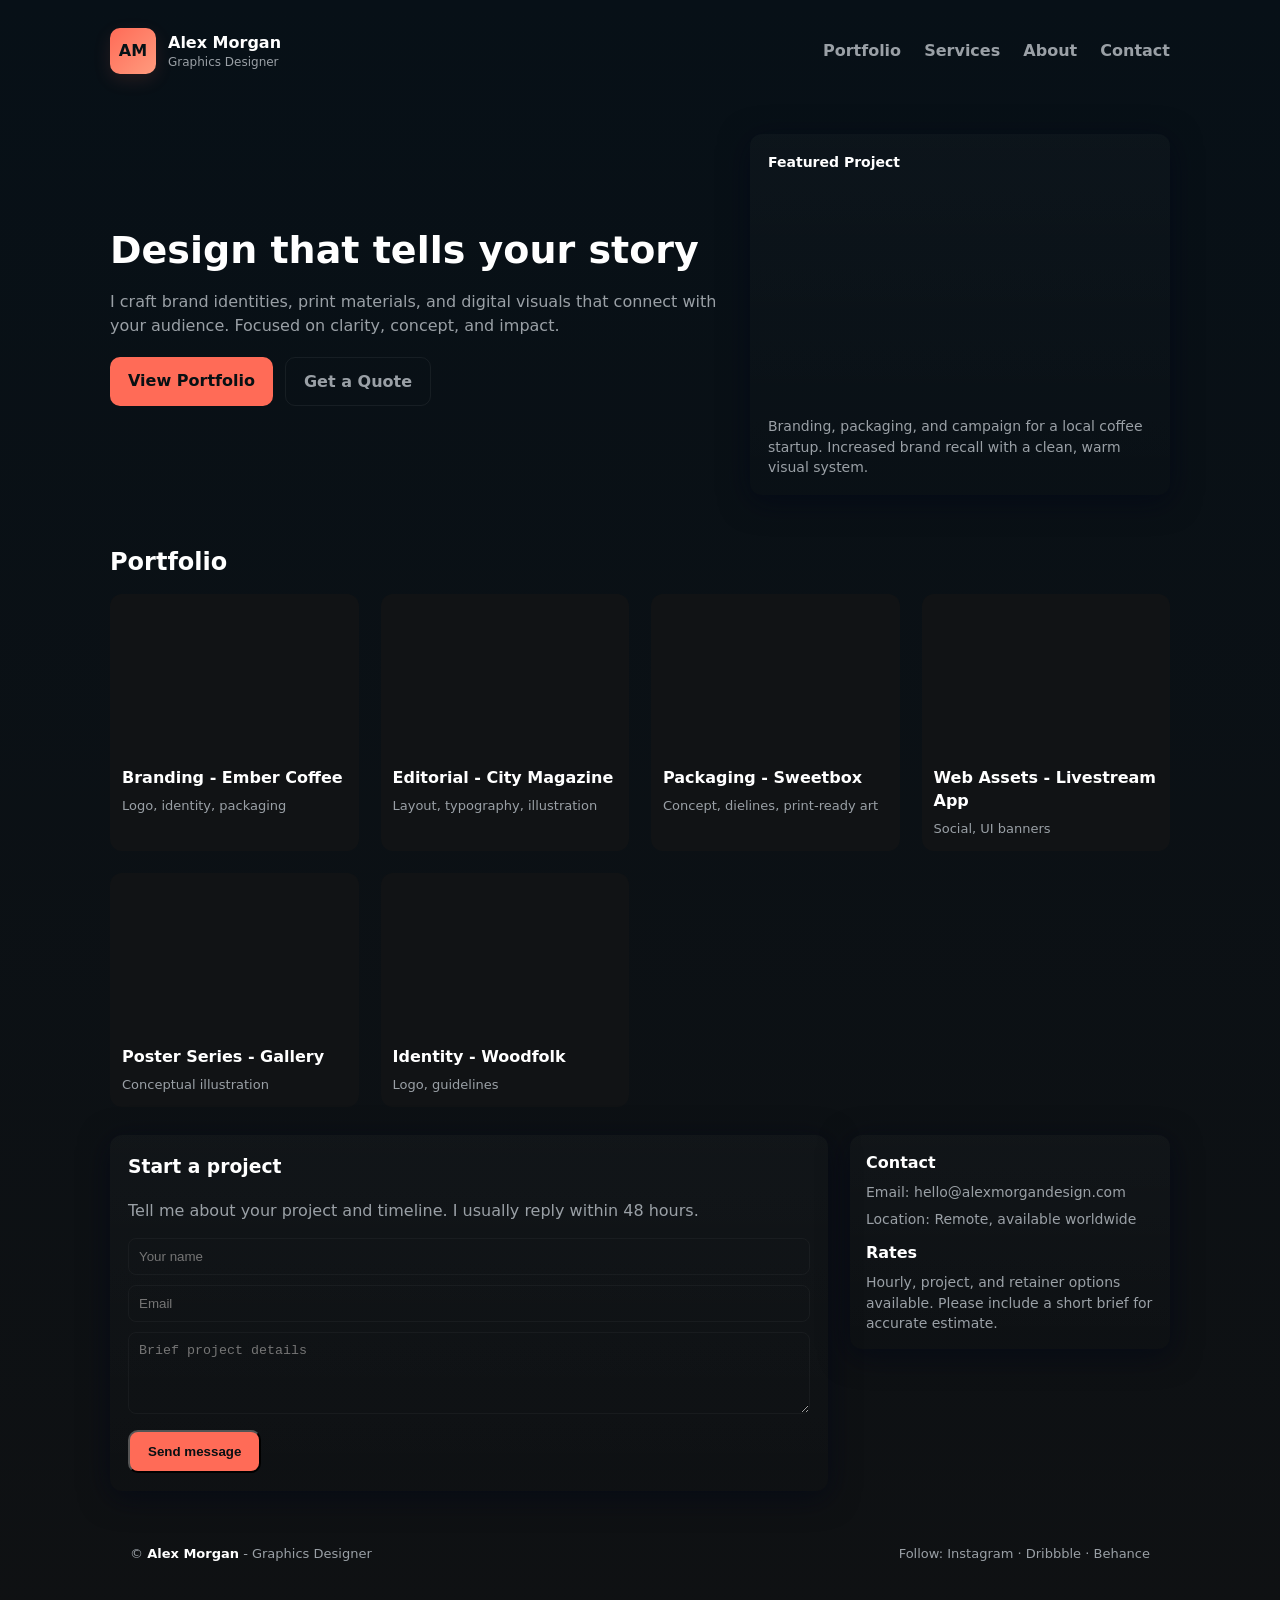
<file: Web.1.html>
<!doctype html>
<html lang="en">
<head>
  <meta charset="utf-8" />
  <meta name="viewport" content="width=device-width,initial-scale=1" />
  <title>Alex Morgan - Graphics Designer</title>
  <style>
    :root{
      --bg:#0f1113;
      --card:#111315;
      --muted:#9aa0a6;
      --accent:#ff6b57;
      --glass: rgba(255,255,255,0.04);
      --maxw:1100px;
      --radius:12px;
      --gap:22px;
      color:#e6eef3;
      font-family: "Inter", system-ui, -apple-system, "Segoe UI", Roboto, "Helvetica Neue", Arial;
    }
    *{box-sizing:border-box}
    body{
      margin:0;
      background:linear-gradient(180deg,#071017 0%, #0f1113 100%);
      color:var(--muted);
      -webkit-font-smoothing:antialiased;
      -moz-osx-font-smoothing:grayscale;
      line-height:1.45;
    }
    header{
      max-width:var(--maxw);
      margin:28px auto;
      padding:0 20px;
      display:flex;
      align-items:center;
      justify-content:space-between;
    }
    .brand{display:flex;align-items:center;gap:12px}
    .logo{
      width:46px;height:46px;border-radius:10px;background:linear-gradient(135deg,var(--accent),#ff9b7e);display:flex;align-items:center;justify-content:center;font-weight:700;color:#061216;
      box-shadow:0 6px 18px rgba(255,107,87,0.12);
    }
    nav a{color:var(--muted);text-decoration:none;margin-left:18px;font-weight:600}
    .hero{
      max-width:var(--maxw);
      margin:18px auto;
      padding:32px 20px;
      display:grid;
      grid-template-columns:1fr 420px;
      gap:28px;
      align-items:center;
    }
    .hero-left h1{font-size:38px;color:#fff;margin:0 0 12px}
    .hero-left p{margin:0 0 20px;color:var(--muted)}
    .cta{display:flex;gap:12px}
    .btn{
      padding:12px 18px;border-radius:10px;background:var(--accent);color:#081013;font-weight:700;text-decoration:none;
    }
    .btn.ghost{background:transparent;border:1px solid rgba(255,255,255,0.06);color:var(--muted)}
    .card{
      background:linear-gradient(180deg, rgba(255,255,255,0.02), transparent);
      padding:18px;border-radius:var(--radius);box-shadow:0 6px 30px rgba(2,6,23,0.6);
      color:var(--muted);
    }
    .portfolio{max-width:var(--maxw);margin:18px auto;padding:0 20px}
    .grid{
      display:grid;
      grid-template-columns:repeat(auto-fill,minmax(220px,1fr));
      gap:var(--gap);
    }
    .project{
      border-radius:12px;overflow:hidden;background:var(--card);cursor:pointer;
      transition:transform .28s ease, box-shadow .28s ease;
    }
    .project:hover{transform:translateY(-8px);box-shadow:0 24px 48px rgba(2,6,23,0.6)}
    .thumb{height:160px;background-size:cover;background-position:center}
    .meta{padding:12px}
    .meta h4{margin:0;color:#fff;font-size:16px}
    .meta p{margin:8px 0 0;font-size:13px;color:var(--muted)}
    footer{max-width:var(--maxw);margin:36px auto;padding:18px 20px;color:var(--muted);font-size:13px}
    @media (max-width:880px){
      .hero{grid-template-columns:1fr;gap:16px}
      nav{display:none}
    }
  </style>
</head>
<body>
  <header>
    <div class="brand">
      <div class="logo">AM</div>
      <div>
        <div style="font-weight:700;color:#fff">Alex Morgan</div>
        <div style="font-size:12px;color:var(--muted)">Graphics Designer</div>
      </div>
    </div>
    <nav>
      <a href="#portfolio">Portfolio</a>
      <a href="#services">Services</a>
      <a href="#about">About</a>
      <a href="#contact">Contact</a>
    </nav>
  </header>

  <section class="hero">
    <div class="hero-left">
      <h1>Design that tells your story</h1>
      <p>I craft brand identities, print materials, and digital visuals that connect with your audience. Focused on clarity, concept, and impact.</p>
      <div class="cta">
        <a class="btn" href="#portfolio">View Portfolio</a>
        <a class="btn ghost" href="#contact">Get a Quote</a>
      </div>
    </div>
    <div class="card">
      <div style="font-size:14px;color:#fff;margin-bottom:12px;font-weight:700">Featured Project</div>
      <div style="height:220px;background:url('https://via.placeholder.com/420x220.png?text=Project+Hero') center/cover no-repeat;border-radius:10px;margin-bottom:12px"></div>
      <div style="color:var(--muted);font-size:14px">Branding, packaging, and campaign for a local coffee startup. Increased brand recall with a clean, warm visual system.</div>
    </div>
  </section>

  <section id="portfolio" class="portfolio">
    <h2 style="color:#fff;margin:0 0 14px">Portfolio</h2>
    <div class="grid">
      <div class="project" onclick="openModal(1)">
        <div class="thumb" style="background-image:url('https://via.placeholder.com/600x400.png?text=Project+1')"></div>
        <div class="meta">
          <h4>Branding - Ember Coffee</h4>
          <p>Logo, identity, packaging</p>
        </div>
      </div>
      <div class="project" onclick="openModal(2)">
        <div class="thumb" style="background-image:url('https://via.placeholder.com/600x400.png?text=Project+2')"></div>
        <div class="meta">
          <h4>Editorial - City Magazine</h4>
          <p>Layout, typography, illustration</p>
        </div>
      </div>
      <div class="project" onclick="openModal(3)">
        <div class="thumb" style="background-image:url('https://via.placeholder.com/600x400.png?text=Project+3')"></div>
        <div class="meta">
          <h4>Packaging - Sweetbox</h4>
          <p>Concept, dielines, print-ready art</p>
        </div>
      </div>
      <div class="project" onclick="openModal(4)">
        <div class="thumb" style="background-image:url('https://via.placeholder.com/600x400.png?text=Project+4')"></div>
        <div class="meta">
          <h4>Web Assets - Livestream App</h4>
          <p>Social, UI banners</p>
        </div>
      </div>
      <div class="project" onclick="openModal(5)">
        <div class="thumb" style="background-image:url('https://via.placeholder.com/600x400.png?text=Project+5')"></div>
        <div class="meta">
          <h4>Poster Series - Gallery</h4>
          <p>Conceptual illustration</p>
        </div>
      </div>
      <div class="project" onclick="openModal(6)">
        <div class="thumb" style="background-image:url('https://via.placeholder.com/600x400.png?text=Project+6')"></div>
        <div class="meta">
          <h4>Identity - Woodfolk</h4>
          <p>Logo, guidelines</p>
        </div>
      </div>
    </div>
  </section>

  <!-- Contact -->
  <section id="contact" style="max-width:var(--maxw);margin:28px auto;padding:0 20px">
    <div style="display:flex;gap:22px;flex-wrap:wrap">
      <div style="flex:1;min-width:280px">
        <div class="card">
          <h3 style="margin-top:0;color:#fff">Start a project</h3>
          <p style="color:var(--muted)">Tell me about your project and timeline. I usually reply within 48 hours.</p>
          <form id="contactForm" onsubmit="submitForm(event)">
            <div style="margin-bottom:10px">
              <input name="name" placeholder="Your name" required style="width:100%;padding:10px;border-radius:8px;border:1px solid rgba(255,255,255,0.04);background:transparent;color:#e6eef3"/>
            </div>
            <div style="margin-bottom:10px">
              <input name="email" type="email" placeholder="Email" required style="width:100%;padding:10px;border-radius:8px;border:1px solid rgba(255,255,255,0.04);background:transparent;color:#e6eef3"/>
            </div>
            <div style="margin-bottom:10px">
              <textarea name="message" placeholder="Brief project details" rows="4" required style="width:100%;padding:10px;border-radius:8px;border:1px solid rgba(255,255,255,0.04);background:transparent;color:#e6eef3"></textarea>
            </div>
            <button class="btn" type="submit">Send message</button>
          </form>
        </div>
      </div>
      <div style="width:320px">
        <div class="card" style="padding:16px">
          <div style="font-weight:700;color:#fff">Contact</div>
          <div style="margin-top:8px;color:var(--muted);font-size:14px">Email: hello@alexmorgandesign.com</div>
          <div style="margin-top:6px;color:var(--muted);font-size:14px">Location: Remote, available worldwide</div>
          <div style="margin-top:12px">
            <div style="font-weight:700;color:#fff;margin-bottom:8px">Rates</div>
            <div style="color:var(--muted);font-size:14px">Hourly, project, and retainer options available. Please include a short brief for accurate estimate.</div>
          </div>
        </div>
      </div>
    </div>
  </section>

  <footer>
    <div style="max-width:var(--maxw);margin:0 auto;padding:0 20px;display:flex;justify-content:space-between;align-items:center">
      <div>© <strong style="color:#fff">Alex Morgan</strong> - Graphics Designer</div>
      <div style="color:var(--muted)">Follow: Instagram · Dribbble · Behance</div>
    </div>
  </footer>

  <script>
    function openModal(id){
      alert('Open project modal for project ' + id + '. Replace this with a real lightbox or project page.');
    }
    function submitForm(e){
      e.preventDefault();
      alert('Thanks! This demo does not send messages. Integrate Formspree, Netlify Forms, or your own API to receive submissions.');
      e.target.reset();
    }
  </script>
</body>
</html>
</file>
